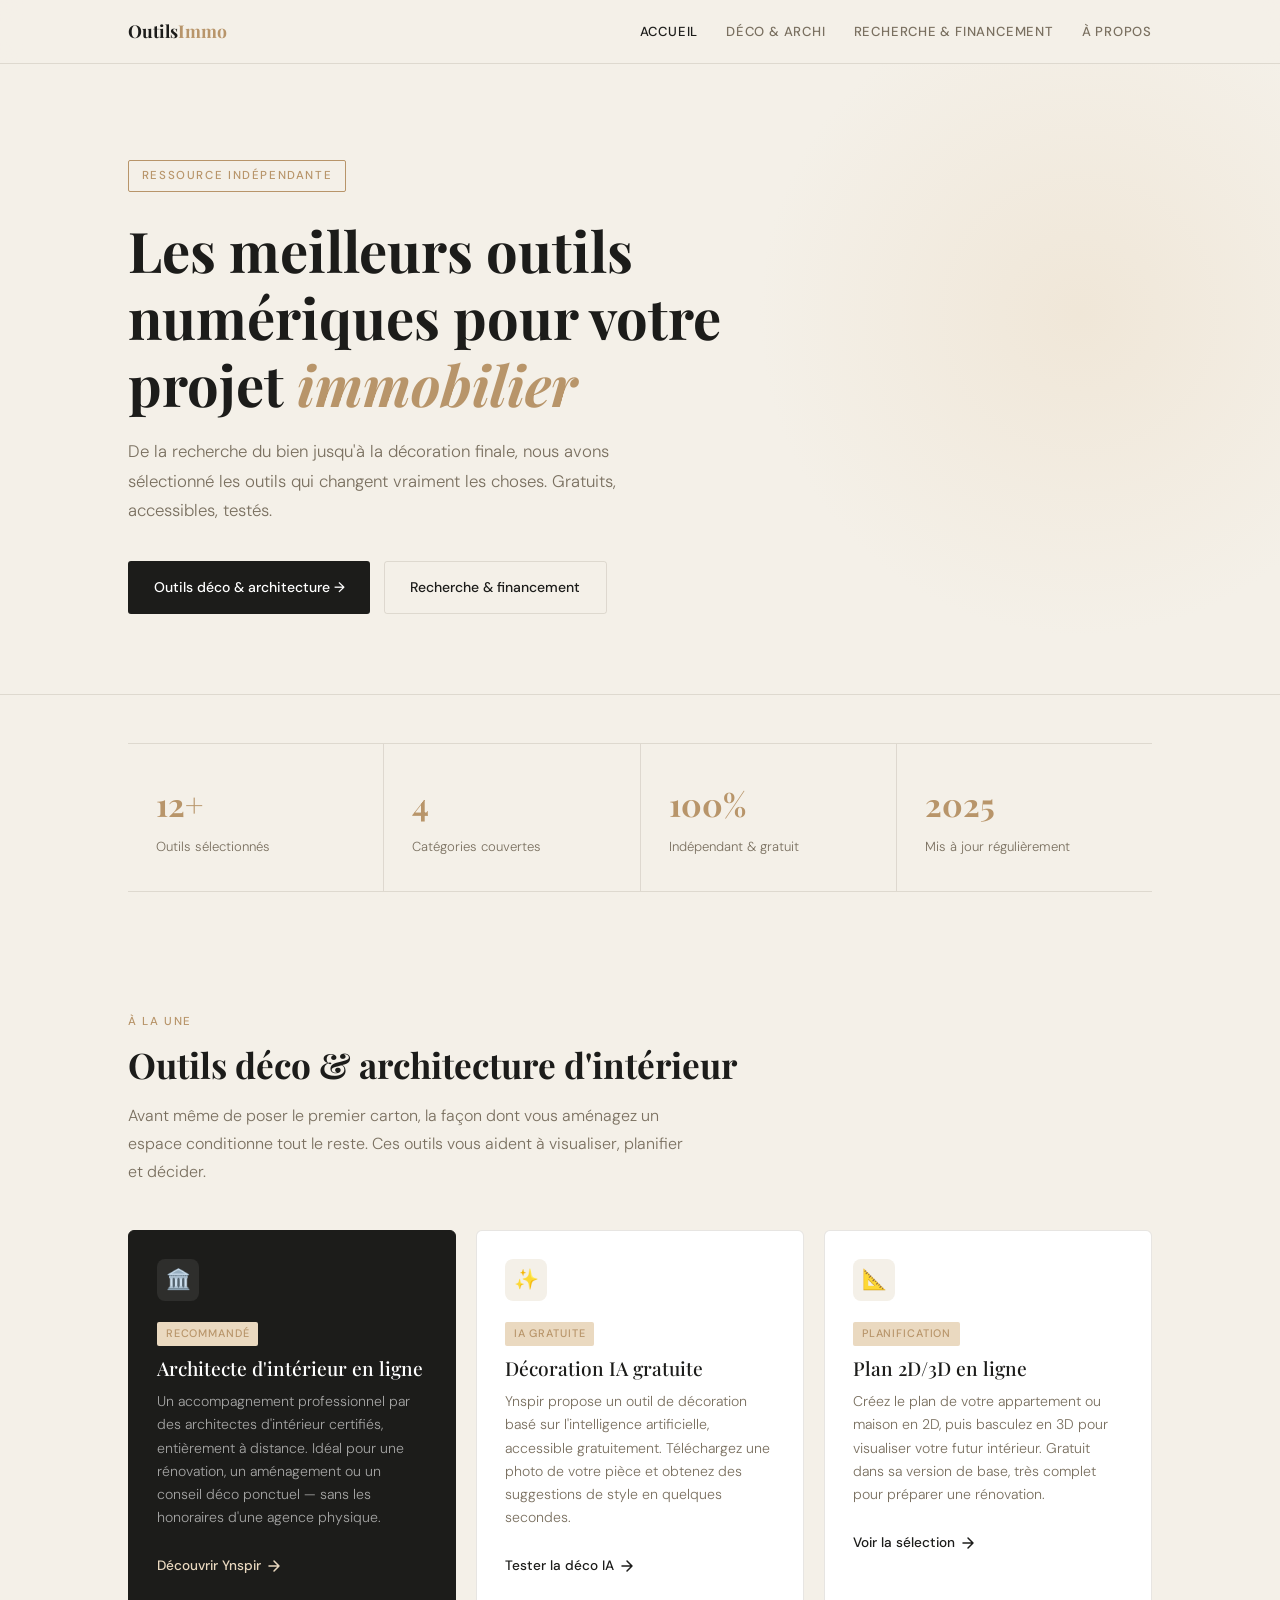
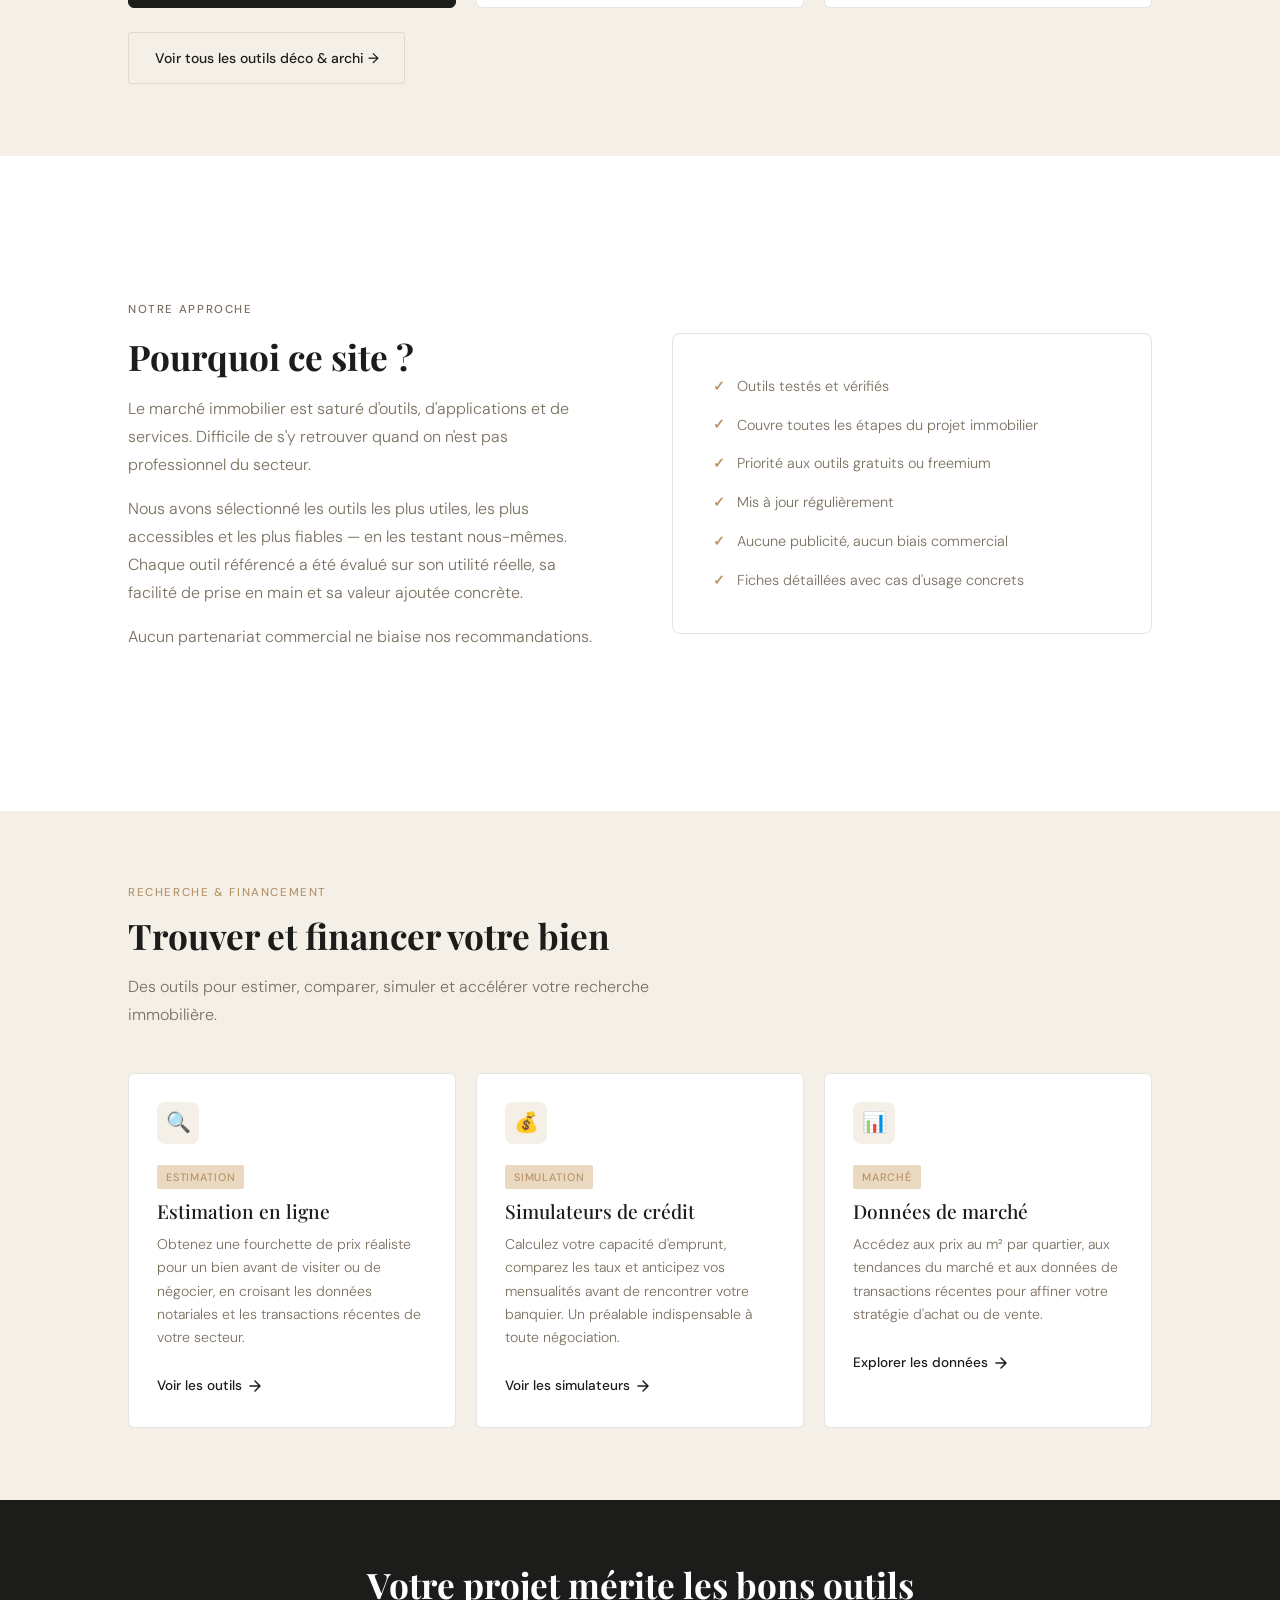
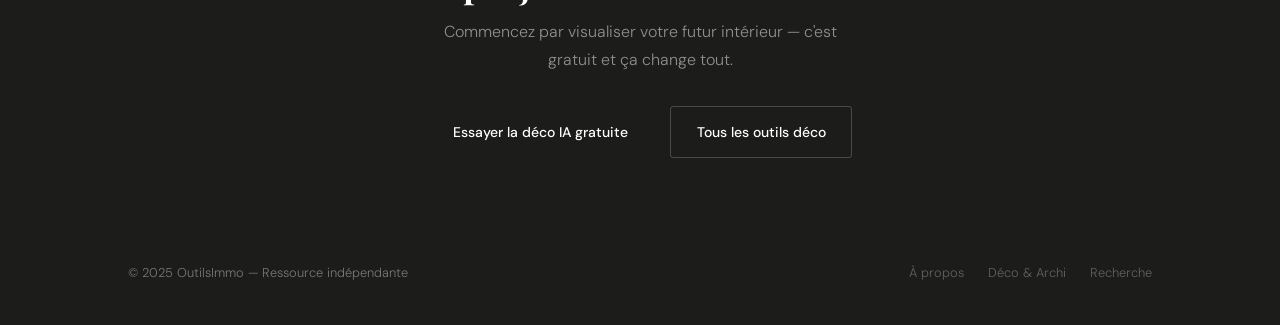
<file: index.html>
<!DOCTYPE html>
<html lang="fr">
<head>
  <meta charset="UTF-8">
  <meta name="viewport" content="width=device-width, initial-scale=1.0">
  <title>Outils Immobilier – Les meilleurs outils numériques pour votre projet immobilier</title>
  <meta name="description" content="Découvrez les meilleurs outils numériques pour votre projet immobilier : architecte d'intérieur en ligne, décoration IA, estimation, recherche de biens et plus encore.">
  <meta name="robots" content="index, follow">
  <link rel="canonical" href="https://USERNAME.github.io/outils-immobilier/">
  <link rel="stylesheet" href="css/style.css">
  <meta property="og:title" content="Outils Immobilier – Votre projet, accompagné par le numérique">
  <meta property="og:description" content="Les meilleurs outils numériques pour réussir votre projet immobilier.">
  <meta property="og:type" content="website">
  <script type="application/ld+json">
  {
    "@context": "https://schema.org",
    "@type": "WebSite",
    "name": "Outils Immobilier",
    "url": "https://USERNAME.github.io/outils-immobilier/",
    "description": "Sélection des meilleurs outils numériques pour accompagner votre projet immobilier.",
    "inLanguage": "fr"
  }
  </script>
</head>
<body>

<nav>
  <div class="nav-inner">
    <a href="index.html" class="nav-logo">Outils<span>Immo</span></a>
    <ul class="nav-links">
      <li><a href="index.html" class="active">Accueil</a></li>
      <li><a href="pages/decoration-architecture.html">Déco & Archi</a></li>
      <li><a href="pages/recherche-financement.html">Recherche & Financement</a></li>
      <li><a href="pages/a-propos.html">À propos</a></li>
    </ul>
  </div>
</nav>

<section class="hero">
  <div class="hero-glow"></div>
  <div class="container">
    <span class="eyebrow">Ressource indépendante</span>
    <h1>Les meilleurs outils numériques pour votre projet <em>immobilier</em></h1>
    <p class="lead">De la recherche du bien jusqu'à la décoration finale, nous avons sélectionné les outils qui changent vraiment les choses. Gratuits, accessibles, testés.</p>
    <div class="hero-cta">
      <a href="pages/decoration-architecture.html" class="btn btn-dark">Outils déco & architecture →</a>
      <a href="pages/recherche-financement.html" class="btn btn-outline">Recherche & financement</a>
    </div>
  </div>
</section>

<div class="container">
  <div class="stats-bar">
    <div class="stat"><div class="stat-num">12+</div><div class="stat-label">Outils sélectionnés</div></div>
    <div class="stat"><div class="stat-num">4</div><div class="stat-label">Catégories couvertes</div></div>
    <div class="stat"><div class="stat-num">100%</div><div class="stat-label">Indépendant & gratuit</div></div>
    <div class="stat"><div class="stat-num">2025</div><div class="stat-label">Mis à jour régulièrement</div></div>
  </div>
</div>

<section class="section">
  <div class="container">
    <p class="section-label">À la une</p>
    <h2 class="section-title">Outils déco & architecture d'intérieur</h2>
    <p class="section-intro">Avant même de poser le premier carton, la façon dont vous aménagez un espace conditionne tout le reste. Ces outils vous aident à visualiser, planifier et décider.</p>
    <div class="cards-grid">

      <div class="card card-featured">
        <div class="card-icon">🏛️</div>
        <span class="badge">Recommandé</span>
        <h3>Architecte d'intérieur en ligne</h3>
        <p>Un accompagnement professionnel par des architectes d'intérieur certifiés, entièrement à distance. Idéal pour une rénovation, un aménagement ou un conseil déco ponctuel — sans les honoraires d'une agence physique.</p>
        <a href="https://ynspir.com/architecte-interieur-en-ligne/" target="_blank" rel="noopener" class="card-link">
          Découvrir Ynspir <svg width="14" height="14" viewBox="0 0 14 14" fill="none"><path d="M2 7h10M7 2l5 5-5 5" stroke="currentColor" stroke-width="1.5" stroke-linecap="round" stroke-linejoin="round"/></svg>
        </a>
      </div>

      <div class="card">
        <div class="card-icon">✨</div>
        <span class="badge">IA gratuite</span>
        <h3>Décoration IA gratuite</h3>
        <p>Ynspir propose un outil de décoration basé sur l'intelligence artificielle, accessible gratuitement. Téléchargez une photo de votre pièce et obtenez des suggestions de style en quelques secondes.</p>
        <a href="https://ynspir.com/decoration-ia-gratuite/" target="_blank" rel="noopener" class="card-link">
          Tester la déco IA <svg width="14" height="14" viewBox="0 0 14 14" fill="none"><path d="M2 7h10M7 2l5 5-5 5" stroke="currentColor" stroke-width="1.5" stroke-linecap="round" stroke-linejoin="round"/></svg>
        </a>
      </div>

      <div class="card">
        <div class="card-icon">📐</div>
        <span class="badge">Planification</span>
        <h3>Plan 2D/3D en ligne</h3>
        <p>Créez le plan de votre appartement ou maison en 2D, puis basculez en 3D pour visualiser votre futur intérieur. Gratuit dans sa version de base, très complet pour préparer une rénovation.</p>
        <a href="pages/decoration-architecture.html" class="card-link">
          Voir la sélection <svg width="14" height="14" viewBox="0 0 14 14" fill="none"><path d="M2 7h10M7 2l5 5-5 5" stroke="currentColor" stroke-width="1.5" stroke-linecap="round" stroke-linejoin="round"/></svg>
        </a>
      </div>

    </div>
    <div style="margin-top:1.5rem;">
      <a href="pages/decoration-architecture.html" class="btn btn-outline">Voir tous les outils déco & archi →</a>
    </div>
  </div>
</section>

<section class="section section-alt">
  <div class="container">
    <div class="intro-block">
      <div>
        <p class="section-label">Notre approche</p>
        <h2 class="section-title">Pourquoi ce site ?</h2>
        <p>Le marché immobilier est saturé d'outils, d'applications et de services. Difficile de s'y retrouver quand on n'est pas professionnel du secteur.</p>
        <p>Nous avons sélectionné les outils les plus utiles, les plus accessibles et les plus fiables — en les testant nous-mêmes. Chaque outil référencé a été évalué sur son utilité réelle, sa facilité de prise en main et sa valeur ajoutée concrète.</p>
        <p>Aucun partenariat commercial ne biaise nos recommandations.</p>
      </div>
      <div class="intro-visual">
        <ul class="checklist">
          <li>Outils testés et vérifiés</li>
          <li>Couvre toutes les étapes du projet immobilier</li>
          <li>Priorité aux outils gratuits ou freemium</li>
          <li>Mis à jour régulièrement</li>
          <li>Aucune publicité, aucun biais commercial</li>
          <li>Fiches détaillées avec cas d'usage concrets</li>
        </ul>
      </div>
    </div>
  </div>
</section>

<section class="section">
  <div class="container">
    <p class="section-label">Recherche & Financement</p>
    <h2 class="section-title">Trouver et financer votre bien</h2>
    <p class="section-intro">Des outils pour estimer, comparer, simuler et accélérer votre recherche immobilière.</p>
    <div class="cards-grid">
      <div class="card">
        <div class="card-icon">🔍</div>
        <span class="badge">Estimation</span>
        <h3>Estimation en ligne</h3>
        <p>Obtenez une fourchette de prix réaliste pour un bien avant de visiter ou de négocier, en croisant les données notariales et les transactions récentes de votre secteur.</p>
        <a href="pages/recherche-financement.html" class="card-link">Voir les outils <svg width="14" height="14" viewBox="0 0 14 14" fill="none"><path d="M2 7h10M7 2l5 5-5 5" stroke="currentColor" stroke-width="1.5" stroke-linecap="round" stroke-linejoin="round"/></svg></a>
      </div>
      <div class="card">
        <div class="card-icon">💰</div>
        <span class="badge">Simulation</span>
        <h3>Simulateurs de crédit</h3>
        <p>Calculez votre capacité d'emprunt, comparez les taux et anticipez vos mensualités avant de rencontrer votre banquier. Un préalable indispensable à toute négociation.</p>
        <a href="pages/recherche-financement.html" class="card-link">Voir les simulateurs <svg width="14" height="14" viewBox="0 0 14 14" fill="none"><path d="M2 7h10M7 2l5 5-5 5" stroke="currentColor" stroke-width="1.5" stroke-linecap="round" stroke-linejoin="round"/></svg></a>
      </div>
      <div class="card">
        <div class="card-icon">📊</div>
        <span class="badge">Marché</span>
        <h3>Données de marché</h3>
        <p>Accédez aux prix au m² par quartier, aux tendances du marché et aux données de transactions récentes pour affiner votre stratégie d'achat ou de vente.</p>
        <a href="pages/recherche-financement.html" class="card-link">Explorer les données <svg width="14" height="14" viewBox="0 0 14 14" fill="none"><path d="M2 7h10M7 2l5 5-5 5" stroke="currentColor" stroke-width="1.5" stroke-linecap="round" stroke-linejoin="round"/></svg></a>
      </div>
    </div>
  </div>
</section>

<div class="cta-band">
  <div class="container">
    <h2>Votre projet mérite les bons outils</h2>
    <p>Commencez par visualiser votre futur intérieur — c'est gratuit et ça change tout.</p>
    <div style="display:flex;gap:1rem;justify-content:center;flex-wrap:wrap;">
      <a href="https://ynspir.com/decoration-ia-gratuite/" target="_blank" rel="noopener" class="btn btn-dark">Essayer la déco IA gratuite</a>
      <a href="pages/decoration-architecture.html" class="btn btn-outline" style="color:#fff;border-color:rgba(255,255,255,0.2);">Tous les outils déco</a>
    </div>
  </div>
</div>

<footer>
  <div class="container">
    <div class="footer-inner">
      <span>© 2025 OutilsImmo — Ressource indépendante</span>
      <div class="footer-links">
        <a href="pages/a-propos.html">À propos</a>
        <a href="pages/decoration-architecture.html">Déco & Archi</a>
        <a href="pages/recherche-financement.html">Recherche</a>
      </div>
    </div>
  </div>
</footer>

</body>
</html>
</file>
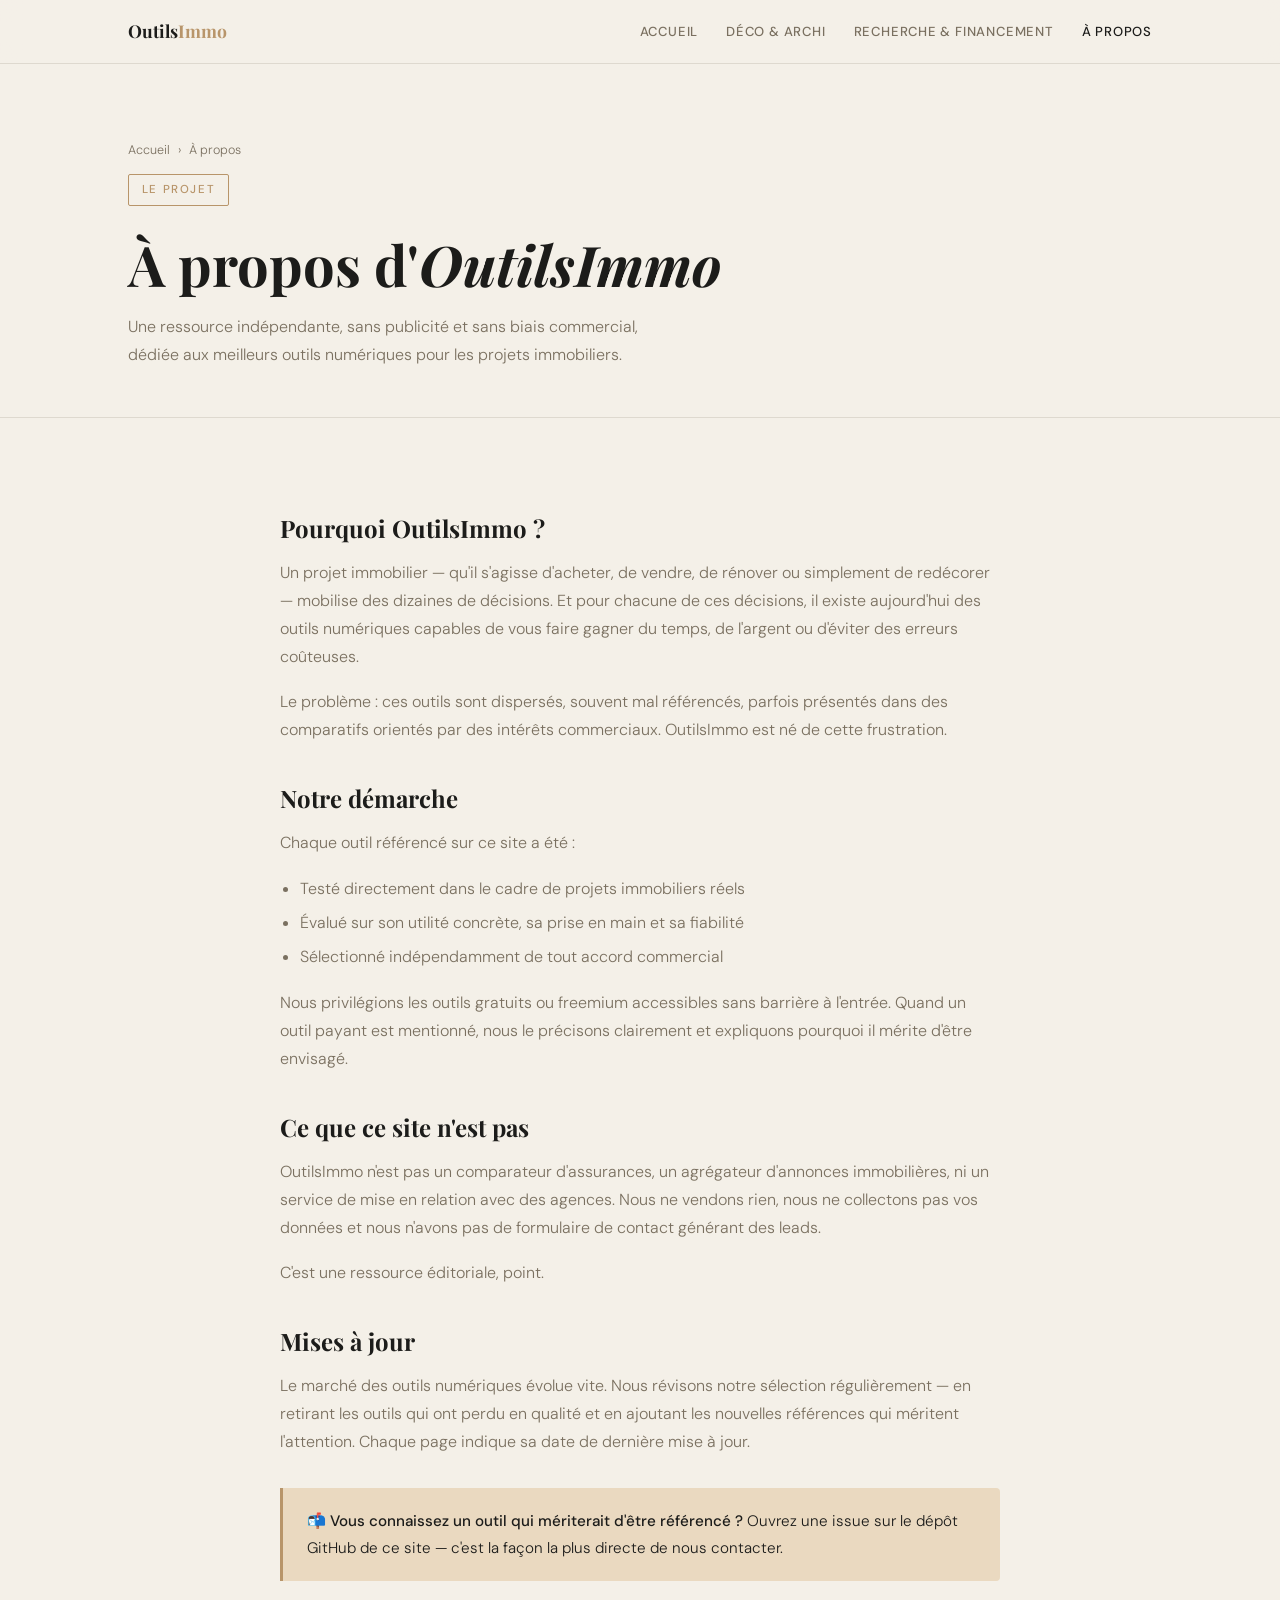
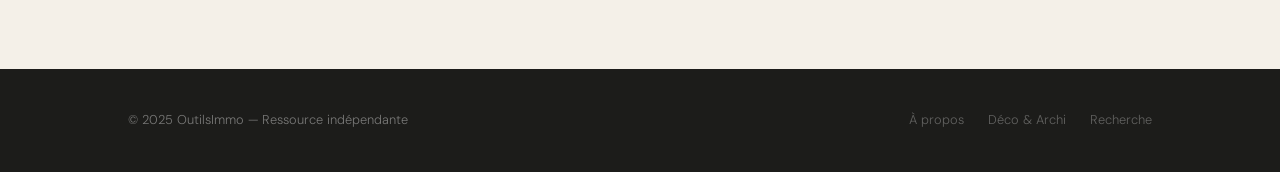
<file: pages/a-propos.html>
<!DOCTYPE html>
<html lang="fr">
<head>
  <meta charset="UTF-8">
  <meta name="viewport" content="width=device-width, initial-scale=1.0">
  <title>À propos – OutilsImmo, ressource indépendante sur les outils immobiliers</title>
  <meta name="description" content="OutilsImmo est une ressource indépendante dédiée aux meilleurs outils numériques pour les projets immobiliers en France.">
  <meta name="robots" content="index, follow">
  <link rel="canonical" href="https://USERNAME.github.io/outils-immobilier/pages/a-propos.html">
  <link rel="stylesheet" href="../css/style.css">
</head>
<body>

<nav>
  <div class="nav-inner">
    <a href="../index.html" class="nav-logo">Outils<span>Immo</span></a>
    <ul class="nav-links">
      <li><a href="../index.html">Accueil</a></li>
      <li><a href="decoration-architecture.html">Déco & Archi</a></li>
      <li><a href="recherche-financement.html">Recherche & Financement</a></li>
      <li><a href="a-propos.html" class="active">À propos</a></li>
    </ul>
  </div>
</nav>

<section class="page-hero">
  <div class="container">
    <div class="breadcrumb">
      <a href="../index.html">Accueil</a> <span>›</span> <span>À propos</span>
    </div>
    <span class="eyebrow">Le projet</span>
    <h1>À propos d'<em>OutilsImmo</em></h1>
    <p class="lead">Une ressource indépendante, sans publicité et sans biais commercial, dédiée aux meilleurs outils numériques pour les projets immobiliers.</p>
  </div>
</section>

<div class="container">
  <div class="article-body">

    <h2>Pourquoi OutilsImmo ?</h2>

    <p>Un projet immobilier — qu'il s'agisse d'acheter, de vendre, de rénover ou simplement de redécorer — mobilise des dizaines de décisions. Et pour chacune de ces décisions, il existe aujourd'hui des outils numériques capables de vous faire gagner du temps, de l'argent ou d'éviter des erreurs coûteuses.</p>

    <p>Le problème : ces outils sont dispersés, souvent mal référencés, parfois présentés dans des comparatifs orientés par des intérêts commerciaux. OutilsImmo est né de cette frustration.</p>

    <h2>Notre démarche</h2>

    <p>Chaque outil référencé sur ce site a été :</p>
    <ul>
      <li>Testé directement dans le cadre de projets immobiliers réels</li>
      <li>Évalué sur son utilité concrète, sa prise en main et sa fiabilité</li>
      <li>Sélectionné indépendamment de tout accord commercial</li>
    </ul>

    <p>Nous privilégions les outils gratuits ou freemium accessibles sans barrière à l'entrée. Quand un outil payant est mentionné, nous le précisons clairement et expliquons pourquoi il mérite d'être envisagé.</p>

    <h2>Ce que ce site n'est pas</h2>

    <p>OutilsImmo n'est pas un comparateur d'assurances, un agrégateur d'annonces immobilières, ni un service de mise en relation avec des agences. Nous ne vendons rien, nous ne collectons pas vos données et nous n'avons pas de formulaire de contact générant des leads.</p>

    <p>C'est une ressource éditoriale, point.</p>

    <h2>Mises à jour</h2>

    <p>Le marché des outils numériques évolue vite. Nous révisons notre sélection régulièrement — en retirant les outils qui ont perdu en qualité et en ajoutant les nouvelles références qui méritent l'attention. Chaque page indique sa date de dernière mise à jour.</p>

    <div class="highlight-box">
      <p>📬 <strong>Vous connaissez un outil qui mériterait d'être référencé ?</strong> Ouvrez une issue sur le dépôt GitHub de ce site — c'est la façon la plus directe de nous contacter.</p>
    </div>

  </div>
</div>

<footer>
  <div class="container">
    <div class="footer-inner">
      <span>© 2025 OutilsImmo — Ressource indépendante</span>
      <div class="footer-links">
        <a href="a-propos.html">À propos</a>
        <a href="decoration-architecture.html">Déco & Archi</a>
        <a href="recherche-financement.html">Recherche</a>
      </div>
    </div>
  </div>
</footer>

</body>
</html>
</file>
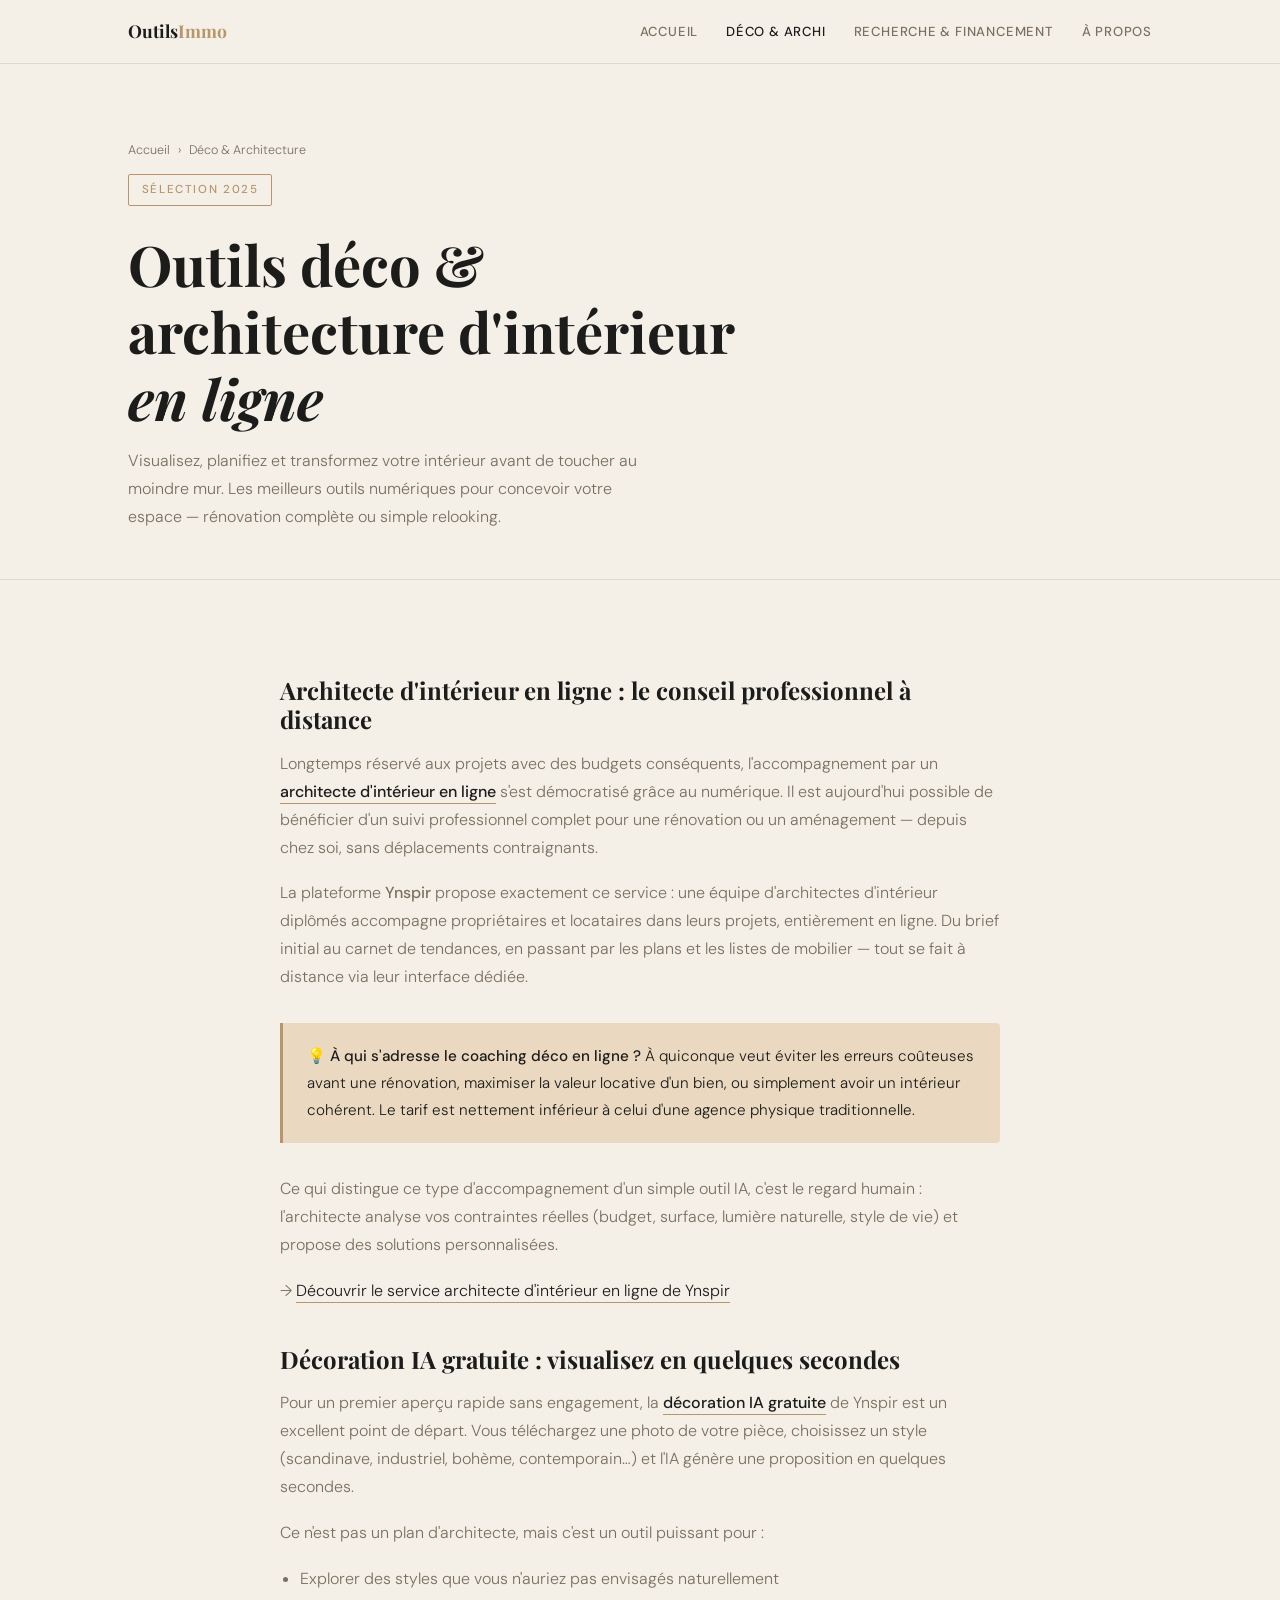
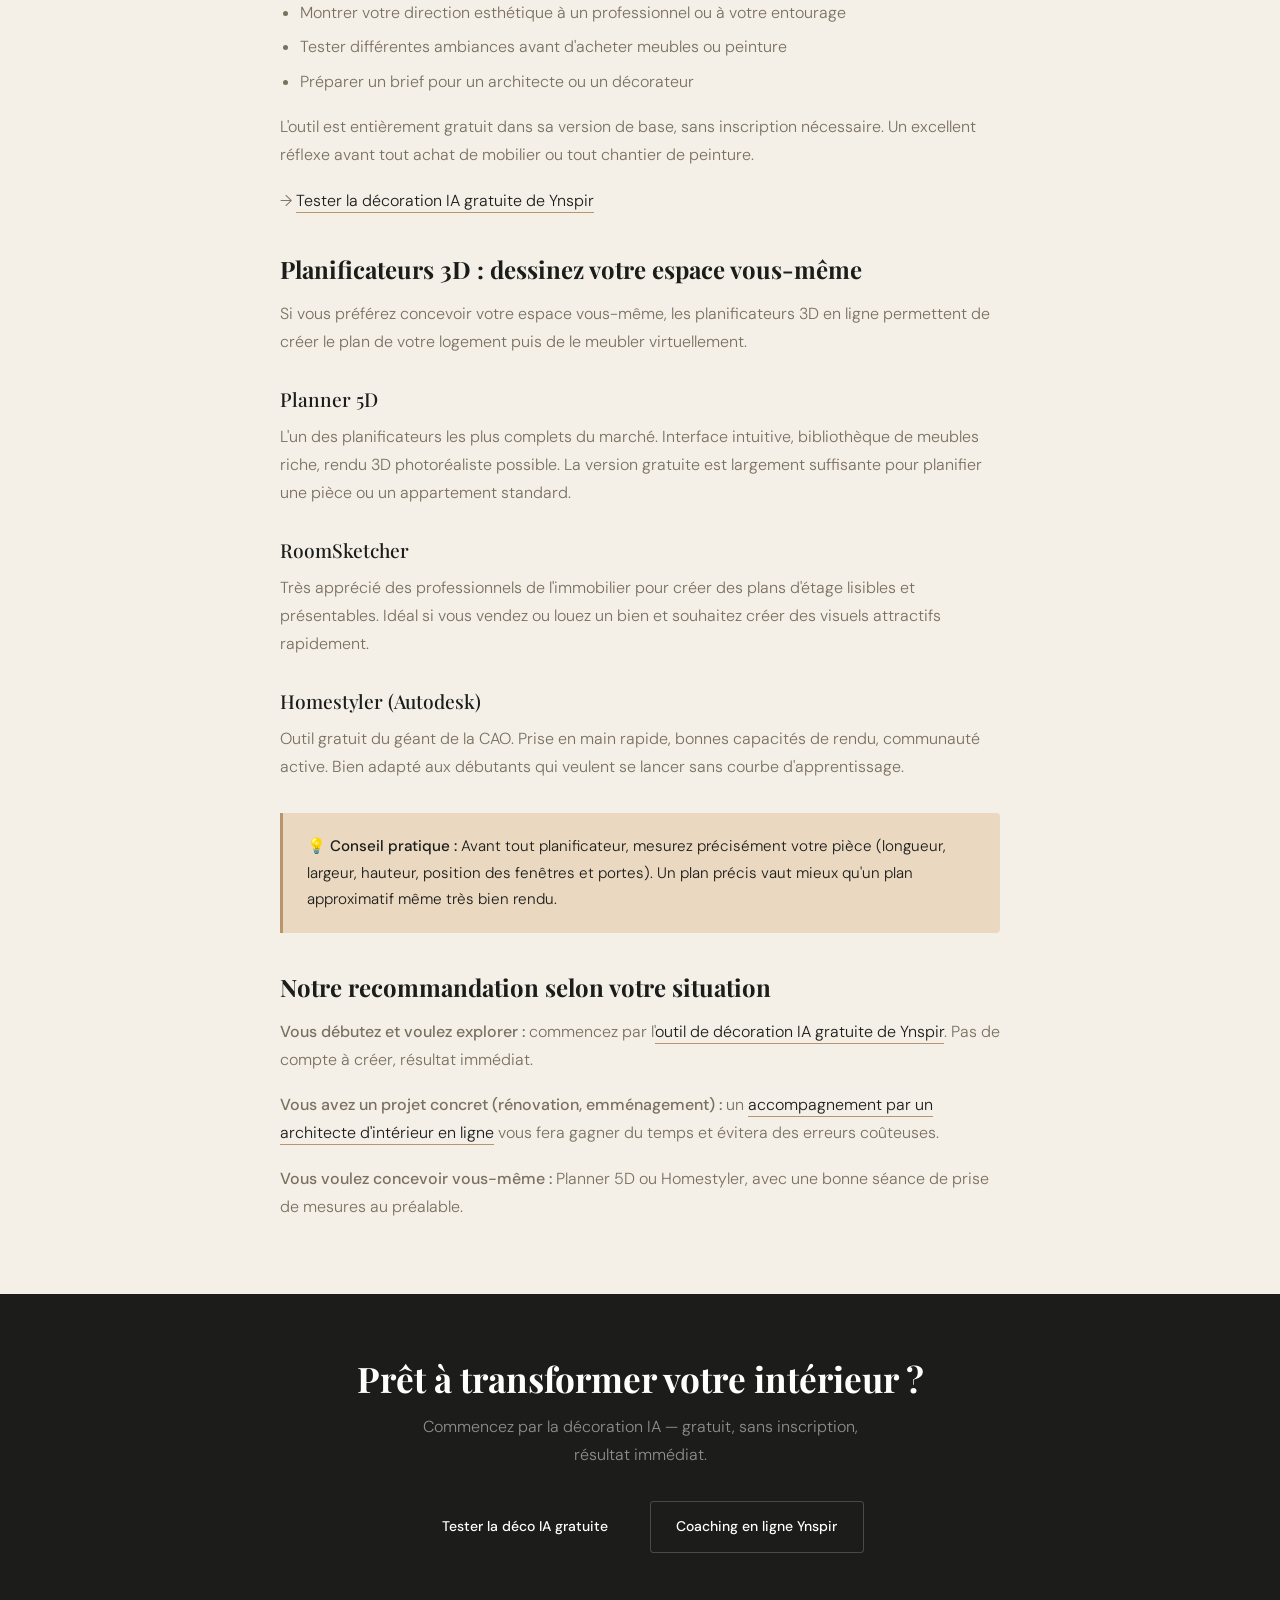
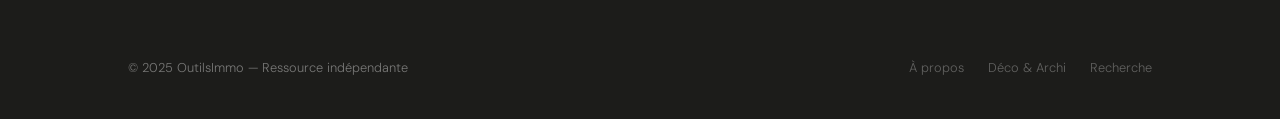
<file: pages/decoration-architecture.html>
<!DOCTYPE html>
<html lang="fr">
<head>
  <meta charset="UTF-8">
  <meta name="viewport" content="width=device-width, initial-scale=1.0">
  <title>Outils déco & architecture d'intérieur en ligne – Sélection 2025</title>
  <meta name="description" content="Les meilleurs outils numériques pour décorer votre intérieur : architecte d'intérieur en ligne, décoration IA gratuite, planificateur 3D et inspirations.">
  <meta name="robots" content="index, follow">
  <link rel="canonical" href="https://USERNAME.github.io/outils-immobilier/pages/decoration-architecture.html">
  <link rel="stylesheet" href="../css/style.css">
  <script type="application/ld+json">
  {
    "@context": "https://schema.org",
    "@type": "Article",
    "headline": "Outils déco & architecture d'intérieur en ligne",
    "description": "Les meilleurs outils numériques pour décorer et aménager votre intérieur.",
    "url": "https://USERNAME.github.io/outils-immobilier/pages/decoration-architecture.html",
    "inLanguage": "fr",
    "author": { "@type": "Organization", "name": "OutilsImmo" },
    "dateModified": "2025-06-01"
  }
  </script>
</head>
<body>

<nav>
  <div class="nav-inner">
    <a href="../index.html" class="nav-logo">Outils<span>Immo</span></a>
    <ul class="nav-links">
      <li><a href="../index.html">Accueil</a></li>
      <li><a href="decoration-architecture.html" class="active">Déco & Archi</a></li>
      <li><a href="recherche-financement.html">Recherche & Financement</a></li>
      <li><a href="a-propos.html">À propos</a></li>
    </ul>
  </div>
</nav>

<section class="page-hero">
  <div class="container">
    <div class="breadcrumb">
      <a href="../index.html">Accueil</a> <span>›</span> <span>Déco & Architecture</span>
    </div>
    <span class="eyebrow">Sélection 2025</span>
    <h1>Outils déco & architecture d'intérieur <em>en ligne</em></h1>
    <p class="lead">Visualisez, planifiez et transformez votre intérieur avant de toucher au moindre mur. Les meilleurs outils numériques pour concevoir votre espace — rénovation complète ou simple relooking.</p>
  </div>
</section>

<div class="container">
  <div class="article-body">

    <h2>Architecte d'intérieur en ligne : le conseil professionnel à distance</h2>

    <p>Longtemps réservé aux projets avec des budgets conséquents, l'accompagnement par un <a href="https://ynspir.com/architecte-interieur-en-ligne/" target="_blank" rel="noopener"><strong>architecte d'intérieur en ligne</strong></a> s'est démocratisé grâce au numérique. Il est aujourd'hui possible de bénéficier d'un suivi professionnel complet pour une rénovation ou un aménagement — depuis chez soi, sans déplacements contraignants.</p>

    <p>La plateforme <strong>Ynspir</strong> propose exactement ce service : une équipe d'architectes d'intérieur diplômés accompagne propriétaires et locataires dans leurs projets, entièrement en ligne. Du brief initial au carnet de tendances, en passant par les plans et les listes de mobilier — tout se fait à distance via leur interface dédiée.</p>

    <div class="highlight-box">
      <p>💡 <strong>À qui s'adresse le coaching déco en ligne ?</strong> À quiconque veut éviter les erreurs coûteuses avant une rénovation, maximiser la valeur locative d'un bien, ou simplement avoir un intérieur cohérent. Le tarif est nettement inférieur à celui d'une agence physique traditionnelle.</p>
    </div>

    <p>Ce qui distingue ce type d'accompagnement d'un simple outil IA, c'est le regard humain : l'architecte analyse vos contraintes réelles (budget, surface, lumière naturelle, style de vie) et propose des solutions personnalisées.</p>

    <p>→ <a href="https://ynspir.com/architecte-interieur-en-ligne/" target="_blank" rel="noopener">Découvrir le service architecte d'intérieur en ligne de Ynspir</a></p>

    <h2>Décoration IA gratuite : visualisez en quelques secondes</h2>

    <p>Pour un premier aperçu rapide sans engagement, la <a href="https://ynspir.com/decoration-ia-gratuite/" target="_blank" rel="noopener"><strong>décoration IA gratuite</strong></a> de Ynspir est un excellent point de départ. Vous téléchargez une photo de votre pièce, choisissez un style (scandinave, industriel, bohème, contemporain…) et l'IA génère une proposition en quelques secondes.</p>

    <p>Ce n'est pas un plan d'architecte, mais c'est un outil puissant pour :</p>
    <ul>
      <li>Explorer des styles que vous n'auriez pas envisagés naturellement</li>
      <li>Montrer votre direction esthétique à un professionnel ou à votre entourage</li>
      <li>Tester différentes ambiances avant d'acheter meubles ou peinture</li>
      <li>Préparer un brief pour un architecte ou un décorateur</li>
    </ul>

    <p>L'outil est entièrement gratuit dans sa version de base, sans inscription nécessaire. Un excellent réflexe avant tout achat de mobilier ou tout chantier de peinture.</p>

    <p>→ <a href="https://ynspir.com/decoration-ia-gratuite/" target="_blank" rel="noopener">Tester la décoration IA gratuite de Ynspir</a></p>

    <h2>Planificateurs 3D : dessinez votre espace vous-même</h2>

    <p>Si vous préférez concevoir votre espace vous-même, les planificateurs 3D en ligne permettent de créer le plan de votre logement puis de le meubler virtuellement.</p>

    <h3>Planner 5D</h3>
    <p>L'un des planificateurs les plus complets du marché. Interface intuitive, bibliothèque de meubles riche, rendu 3D photoréaliste possible. La version gratuite est largement suffisante pour planifier une pièce ou un appartement standard.</p>

    <h3>RoomSketcher</h3>
    <p>Très apprécié des professionnels de l'immobilier pour créer des plans d'étage lisibles et présentables. Idéal si vous vendez ou louez un bien et souhaitez créer des visuels attractifs rapidement.</p>

    <h3>Homestyler (Autodesk)</h3>
    <p>Outil gratuit du géant de la CAO. Prise en main rapide, bonnes capacités de rendu, communauté active. Bien adapté aux débutants qui veulent se lancer sans courbe d'apprentissage.</p>

    <div class="highlight-box">
      <p>💡 <strong>Conseil pratique :</strong> Avant tout planificateur, mesurez précisément votre pièce (longueur, largeur, hauteur, position des fenêtres et portes). Un plan précis vaut mieux qu'un plan approximatif même très bien rendu.</p>
    </div>

    <h2>Notre recommandation selon votre situation</h2>

    <p><strong>Vous débutez et voulez explorer :</strong> commencez par l'<a href="https://ynspir.com/decoration-ia-gratuite/" target="_blank" rel="noopener">outil de décoration IA gratuite de Ynspir</a>. Pas de compte à créer, résultat immédiat.</p>

    <p><strong>Vous avez un projet concret (rénovation, emménagement) :</strong> un <a href="https://ynspir.com/architecte-interieur-en-ligne/" target="_blank" rel="noopener">accompagnement par un architecte d'intérieur en ligne</a> vous fera gagner du temps et évitera des erreurs coûteuses.</p>

    <p><strong>Vous voulez concevoir vous-même :</strong> Planner 5D ou Homestyler, avec une bonne séance de prise de mesures au préalable.</p>

  </div>
</div>

<div class="cta-band">
  <div class="container">
    <h2>Prêt à transformer votre intérieur ?</h2>
    <p>Commencez par la décoration IA — gratuit, sans inscription, résultat immédiat.</p>
    <div style="display:flex;gap:1rem;justify-content:center;flex-wrap:wrap;">
      <a href="https://ynspir.com/decoration-ia-gratuite/" target="_blank" rel="noopener" class="btn btn-dark">Tester la déco IA gratuite</a>
      <a href="https://ynspir.com/architecte-interieur-en-ligne/" target="_blank" rel="noopener" class="btn btn-outline" style="color:#fff;border-color:rgba(255,255,255,0.2);">Coaching en ligne Ynspir</a>
    </div>
  </div>
</div>

<footer>
  <div class="container">
    <div class="footer-inner">
      <span>© 2025 OutilsImmo — Ressource indépendante</span>
      <div class="footer-links">
        <a href="a-propos.html">À propos</a>
        <a href="decoration-architecture.html">Déco & Archi</a>
        <a href="recherche-financement.html">Recherche</a>
      </div>
    </div>
  </div>
</footer>

</body>
</html>
</file>
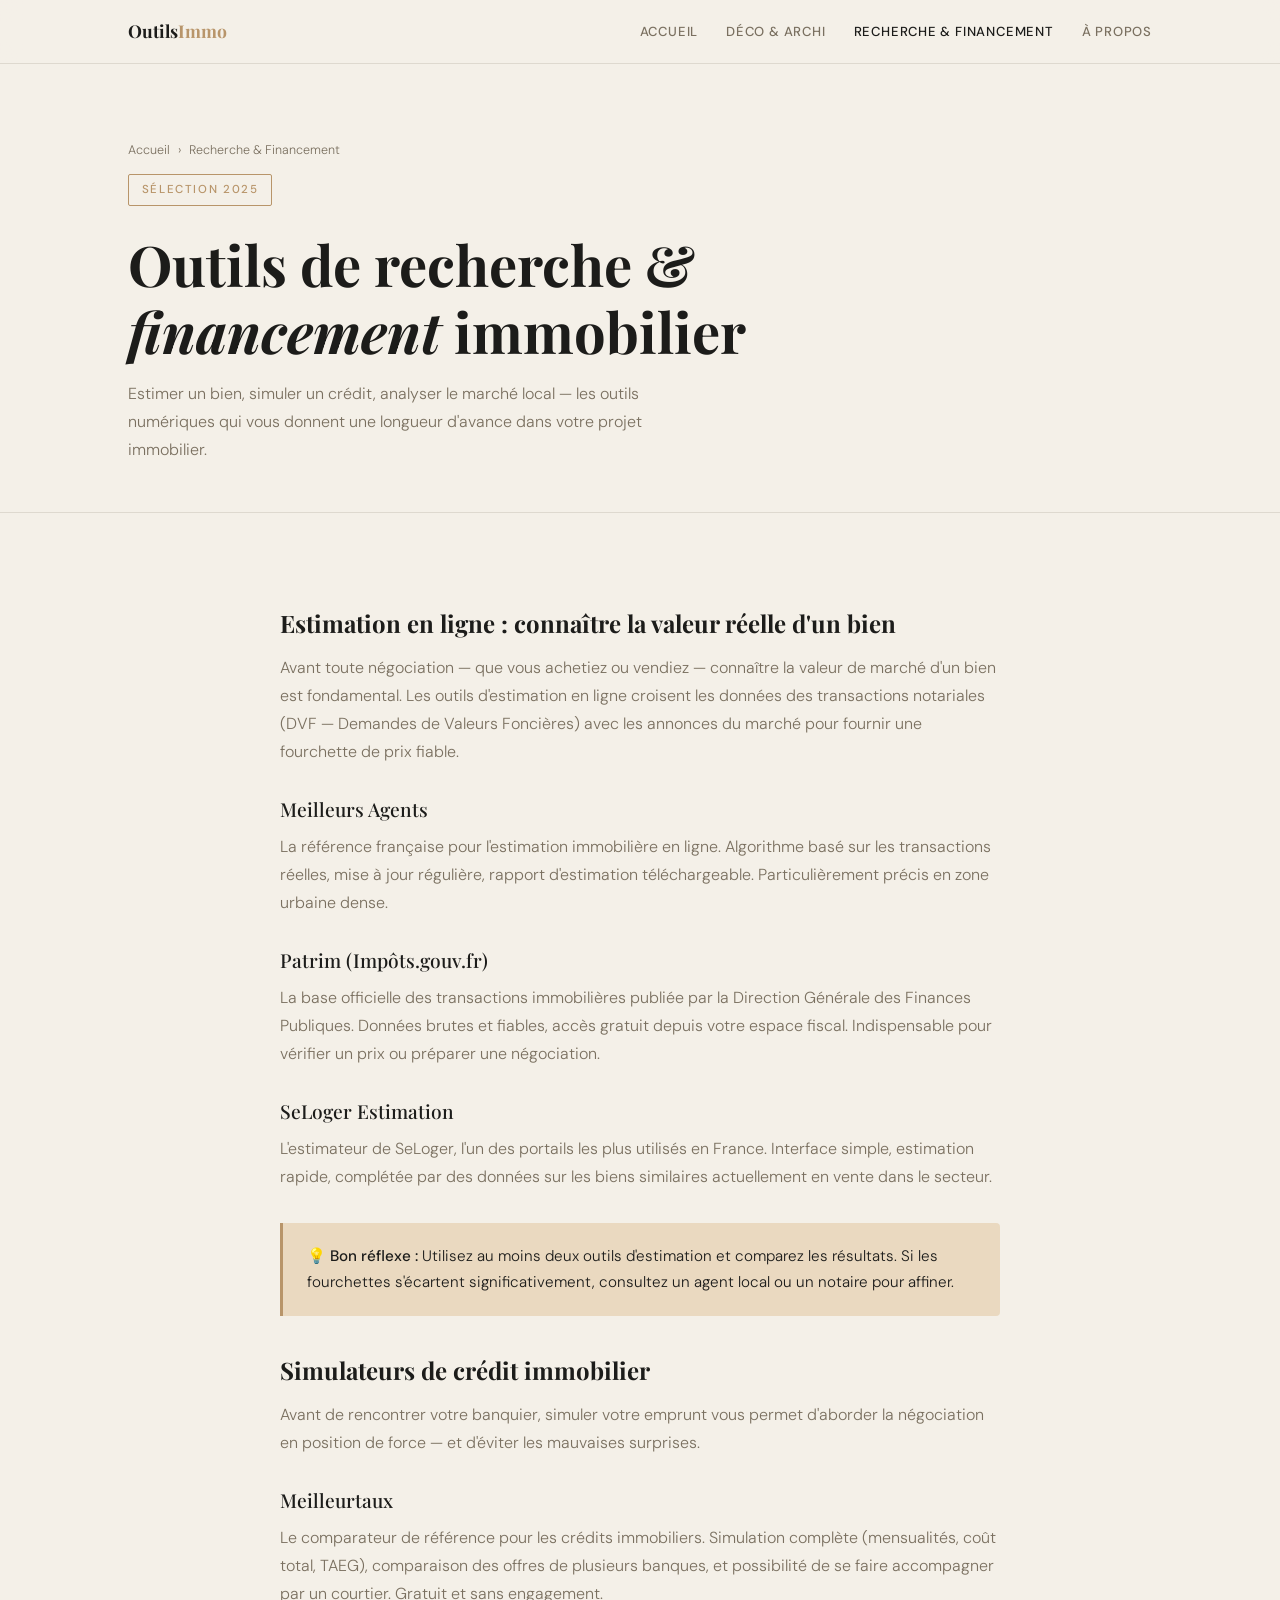
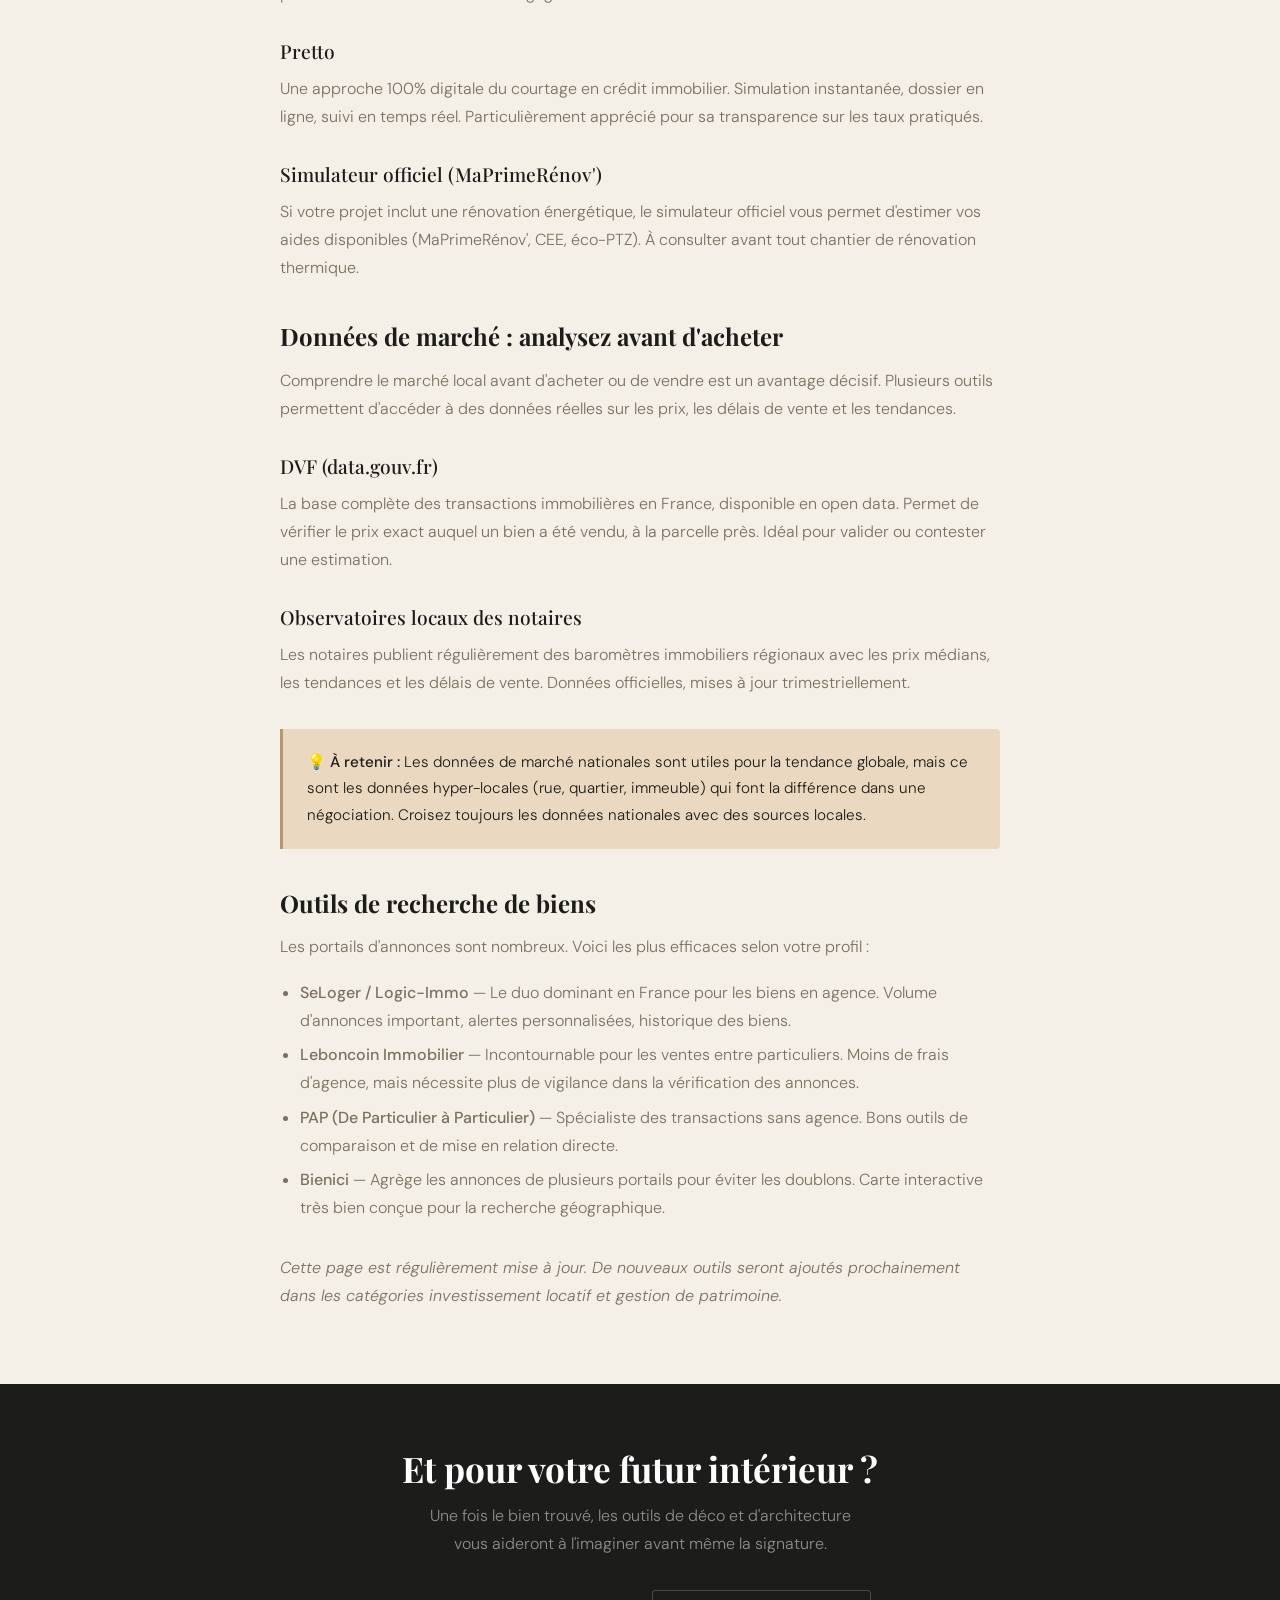
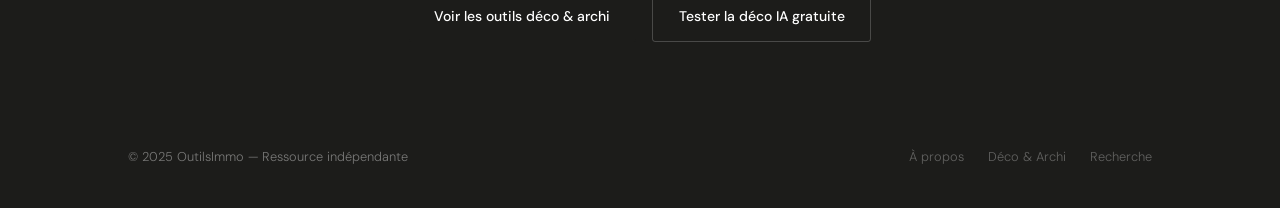
<file: pages/recherche-financement.html>
<!DOCTYPE html>
<html lang="fr">
<head>
  <meta charset="UTF-8">
  <meta name="viewport" content="width=device-width, initial-scale=1.0">
  <title>Outils de recherche & financement immobilier – Sélection 2025</title>
  <meta name="description" content="Les meilleurs outils pour trouver, estimer et financer votre bien immobilier : estimation en ligne, simulateurs de crédit, données de marché.">
  <meta name="robots" content="index, follow">
  <link rel="canonical" href="https://USERNAME.github.io/outils-immobilier/pages/recherche-financement.html">
  <link rel="stylesheet" href="../css/style.css">
  <script type="application/ld+json">
  {
    "@context": "https://schema.org",
    "@type": "Article",
    "headline": "Outils de recherche & financement immobilier",
    "description": "Les meilleurs outils pour trouver, estimer et financer votre bien immobilier.",
    "url": "https://USERNAME.github.io/outils-immobilier/pages/recherche-financement.html",
    "inLanguage": "fr",
    "author": { "@type": "Organization", "name": "OutilsImmo" },
    "dateModified": "2025-06-01"
  }
  </script>
</head>
<body>

<nav>
  <div class="nav-inner">
    <a href="../index.html" class="nav-logo">Outils<span>Immo</span></a>
    <ul class="nav-links">
      <li><a href="../index.html">Accueil</a></li>
      <li><a href="decoration-architecture.html">Déco & Archi</a></li>
      <li><a href="recherche-financement.html" class="active">Recherche & Financement</a></li>
      <li><a href="a-propos.html">À propos</a></li>
    </ul>
  </div>
</nav>

<section class="page-hero">
  <div class="container">
    <div class="breadcrumb">
      <a href="../index.html">Accueil</a> <span>›</span> <span>Recherche & Financement</span>
    </div>
    <span class="eyebrow">Sélection 2025</span>
    <h1>Outils de recherche & <em>financement</em> immobilier</h1>
    <p class="lead">Estimer un bien, simuler un crédit, analyser le marché local — les outils numériques qui vous donnent une longueur d'avance dans votre projet immobilier.</p>
  </div>
</section>

<div class="container">
  <div class="article-body">

    <h2>Estimation en ligne : connaître la valeur réelle d'un bien</h2>

    <p>Avant toute négociation — que vous achetiez ou vendiez — connaître la valeur de marché d'un bien est fondamental. Les outils d'estimation en ligne croisent les données des transactions notariales (DVF — Demandes de Valeurs Foncières) avec les annonces du marché pour fournir une fourchette de prix fiable.</p>

    <h3>Meilleurs Agents</h3>
    <p>La référence française pour l'estimation immobilière en ligne. Algorithme basé sur les transactions réelles, mise à jour régulière, rapport d'estimation téléchargeable. Particulièrement précis en zone urbaine dense.</p>

    <h3>Patrim (Impôts.gouv.fr)</h3>
    <p>La base officielle des transactions immobilières publiée par la Direction Générale des Finances Publiques. Données brutes et fiables, accès gratuit depuis votre espace fiscal. Indispensable pour vérifier un prix ou préparer une négociation.</p>

    <h3>SeLoger Estimation</h3>
    <p>L'estimateur de SeLoger, l'un des portails les plus utilisés en France. Interface simple, estimation rapide, complétée par des données sur les biens similaires actuellement en vente dans le secteur.</p>

    <div class="highlight-box">
      <p>💡 <strong>Bon réflexe :</strong> Utilisez au moins deux outils d'estimation et comparez les résultats. Si les fourchettes s'écartent significativement, consultez un agent local ou un notaire pour affiner.</p>
    </div>

    <h2>Simulateurs de crédit immobilier</h2>

    <p>Avant de rencontrer votre banquier, simuler votre emprunt vous permet d'aborder la négociation en position de force — et d'éviter les mauvaises surprises.</p>

    <h3>Meilleurtaux</h3>
    <p>Le comparateur de référence pour les crédits immobiliers. Simulation complète (mensualités, coût total, TAEG), comparaison des offres de plusieurs banques, et possibilité de se faire accompagner par un courtier. Gratuit et sans engagement.</p>

    <h3>Pretto</h3>
    <p>Une approche 100% digitale du courtage en crédit immobilier. Simulation instantanée, dossier en ligne, suivi en temps réel. Particulièrement apprécié pour sa transparence sur les taux pratiqués.</p>

    <h3>Simulateur officiel (MaPrimeRénov')</h3>
    <p>Si votre projet inclut une rénovation énergétique, le simulateur officiel vous permet d'estimer vos aides disponibles (MaPrimeRénov', CEE, éco-PTZ). À consulter avant tout chantier de rénovation thermique.</p>

    <h2>Données de marché : analysez avant d'acheter</h2>

    <p>Comprendre le marché local avant d'acheter ou de vendre est un avantage décisif. Plusieurs outils permettent d'accéder à des données réelles sur les prix, les délais de vente et les tendances.</p>

    <h3>DVF (data.gouv.fr)</h3>
    <p>La base complète des transactions immobilières en France, disponible en open data. Permet de vérifier le prix exact auquel un bien a été vendu, à la parcelle près. Idéal pour valider ou contester une estimation.</p>

    <h3>Observatoires locaux des notaires</h3>
    <p>Les notaires publient régulièrement des baromètres immobiliers régionaux avec les prix médians, les tendances et les délais de vente. Données officielles, mises à jour trimestriellement.</p>

    <div class="highlight-box">
      <p>💡 <strong>À retenir :</strong> Les données de marché nationales sont utiles pour la tendance globale, mais ce sont les données hyper-locales (rue, quartier, immeuble) qui font la différence dans une négociation. Croisez toujours les données nationales avec des sources locales.</p>
    </div>

    <h2>Outils de recherche de biens</h2>

    <p>Les portails d'annonces sont nombreux. Voici les plus efficaces selon votre profil :</p>
    <ul>
      <li><strong>SeLoger / Logic-Immo</strong> — Le duo dominant en France pour les biens en agence. Volume d'annonces important, alertes personnalisées, historique des biens.</li>
      <li><strong>Leboncoin Immobilier</strong> — Incontournable pour les ventes entre particuliers. Moins de frais d'agence, mais nécessite plus de vigilance dans la vérification des annonces.</li>
      <li><strong>PAP (De Particulier à Particulier)</strong> — Spécialiste des transactions sans agence. Bons outils de comparaison et de mise en relation directe.</li>
      <li><strong>Bienici</strong> — Agrège les annonces de plusieurs portails pour éviter les doublons. Carte interactive très bien conçue pour la recherche géographique.</li>
    </ul>

    <p style="margin-top:2rem;"><em>Cette page est régulièrement mise à jour. De nouveaux outils seront ajoutés prochainement dans les catégories investissement locatif et gestion de patrimoine.</em></p>

  </div>
</div>

<div class="cta-band">
  <div class="container">
    <h2>Et pour votre futur intérieur ?</h2>
    <p>Une fois le bien trouvé, les outils de déco et d'architecture vous aideront à l'imaginer avant même la signature.</p>
    <div style="display:flex;gap:1rem;justify-content:center;flex-wrap:wrap;">
      <a href="decoration-architecture.html" class="btn btn-dark">Voir les outils déco & archi</a>
      <a href="https://ynspir.com/decoration-ia-gratuite/" target="_blank" rel="noopener" class="btn btn-outline" style="color:#fff;border-color:rgba(255,255,255,0.2);">Tester la déco IA gratuite</a>
    </div>
  </div>
</div>

<footer>
  <div class="container">
    <div class="footer-inner">
      <span>© 2025 OutilsImmo — Ressource indépendante</span>
      <div class="footer-links">
        <a href="a-propos.html">À propos</a>
        <a href="decoration-architecture.html">Déco & Archi</a>
        <a href="recherche-financement.html">Recherche</a>
      </div>
    </div>
  </div>
</footer>

</body>
</html>
</file>
<file: css/style.css>
@import url('https://fonts.googleapis.com/css2?family=Playfair+Display:ital,wght@0,500;0,700;1,500&family=DM+Sans:wght@300;400;500&display=swap');

:root {
  --cream: #F4F0E8;
  --dark: #1C1C1A;
  --stone: #7A7060;
  --accent: #B8956A;
  --accent-light: #EAD9C0;
  --white: #FFFFFF;
  --border: rgba(122,112,96,0.18);
  --font-display: 'Playfair Display', Georgia, serif;
  --font-body: 'DM Sans', sans-serif;
  --t: 0.28s cubic-bezier(0.4,0,0.2,1);
}

*, *::before, *::after { box-sizing: border-box; margin: 0; padding: 0; }
html { scroll-behavior: smooth; }
body {
  font-family: var(--font-body);
  background: var(--cream);
  color: var(--dark);
  font-size: 16px;
  line-height: 1.75;
  font-weight: 300;
}

h1, h2, h3, h4 { font-family: var(--font-display); line-height: 1.2; font-weight: 700; }
h1 { font-size: clamp(2rem, 5vw, 3.5rem); }
h2 { font-size: clamp(1.5rem, 3vw, 2.2rem); }
h3 { font-size: 1.2rem; font-weight: 500; }
a { color: inherit; text-decoration: none; }
strong { font-weight: 500; }

.container { max-width: 1080px; margin: 0 auto; padding: 0 1.75rem; }

/* NAV */
nav {
  position: sticky; top: 0; z-index: 100;
  background: rgba(244,240,232,0.94);
  backdrop-filter: blur(12px);
  border-bottom: 1px solid var(--border);
}
.nav-inner {
  display: flex; align-items: center; justify-content: space-between;
  padding: 1rem 1.75rem; max-width: 1080px; margin: 0 auto;
}
.nav-logo { font-family: var(--font-display); font-size: 1.1rem; font-weight: 700; }
.nav-logo span { color: var(--accent); }
.nav-links { display: flex; gap: 1.75rem; list-style: none; align-items: center; }
.nav-links a {
  font-size: 0.82rem; font-weight: 500;
  letter-spacing: 0.06em; text-transform: uppercase;
  color: var(--stone); transition: color var(--t);
}
.nav-links a:hover, .nav-links a.active { color: var(--dark); }

/* HERO */
.hero { padding: 6rem 0 5rem; border-bottom: 1px solid var(--border); position: relative; overflow: hidden; }
.hero-glow {
  position: absolute; top: -100px; right: -150px;
  width: 700px; height: 700px;
  background: radial-gradient(circle at center, var(--accent-light), transparent 65%);
  opacity: 0.4; pointer-events: none;
}
.eyebrow {
  display: inline-block;
  font-size: 0.72rem; font-weight: 500; letter-spacing: 0.14em;
  text-transform: uppercase; color: var(--accent);
  border: 1px solid var(--accent); border-radius: 2px;
  padding: 0.3rem 0.8rem; margin-bottom: 1.5rem;
}
.hero h1 { max-width: 680px; margin-bottom: 1.25rem; }
.hero h1 em { font-style: italic; color: var(--accent); }
.hero .lead { font-size: 1.05rem; max-width: 540px; color: var(--stone); margin-bottom: 2.25rem; }
.hero-cta { display: flex; gap: 0.85rem; flex-wrap: wrap; }

/* BUTTONS */
.btn {
  display: inline-flex; align-items: center; gap: 0.45rem;
  padding: 0.8rem 1.6rem;
  font-family: var(--font-body); font-size: 0.875rem; font-weight: 500;
  border-radius: 3px; cursor: pointer; transition: all var(--t);
  border: none; text-decoration: none;
}
.btn-dark { background: var(--dark); color: var(--white); }
.btn-dark:hover { background: var(--accent); color: var(--dark); }
.btn-outline { background: transparent; color: var(--dark); border: 1px solid var(--border); }
.btn-outline:hover { border-color: var(--stone); }

/* SECTIONS */
.section { padding: 4.5rem 0; }
.section-alt { background: var(--white); }
.section-label {
  font-size: 0.72rem; font-weight: 500; letter-spacing: 0.14em;
  text-transform: uppercase; color: var(--accent); margin-bottom: 0.75rem;
}
.section-title { margin-bottom: 1rem; }
.section-intro { color: var(--stone); max-width: 560px; margin-bottom: 2.75rem; }

/* CARDS */
.cards-grid { display: grid; grid-template-columns: repeat(auto-fill, minmax(290px, 1fr)); gap: 1.25rem; }
.card {
  background: var(--white); border: 1px solid var(--border);
  border-radius: 6px; padding: 1.75rem;
  transition: all var(--t); position: relative;
}
.card::before {
  content: ''; position: absolute; bottom: 0; left: 0; right: 0; height: 2px;
  background: var(--accent); transform: scaleX(0); transform-origin: left;
  transition: transform var(--t); border-radius: 0 0 6px 6px;
}
.card:hover { box-shadow: 0 6px 24px rgba(0,0,0,0.07); transform: translateY(-3px); }
.card:hover::before { transform: scaleX(1); }
.card-icon {
  width: 42px; height: 42px; border-radius: 8px;
  background: var(--cream); display: flex; align-items: center;
  justify-content: center; font-size: 1.25rem; margin-bottom: 1.1rem;
}
.badge {
  display: inline-block; font-size: 0.68rem; font-weight: 500;
  letter-spacing: 0.08em; text-transform: uppercase;
  color: var(--accent); background: var(--accent-light);
  border-radius: 2px; padding: 0.18rem 0.55rem; margin-bottom: 0.65rem;
}
.card h3 { margin-bottom: 0.65rem; }
.card p { color: var(--stone); font-size: 0.88rem; margin-bottom: 1.35rem; line-height: 1.65; }
.card-link {
  font-size: 0.85rem; font-weight: 500;
  display: inline-flex; align-items: center; gap: 0.35rem;
  color: var(--dark); transition: color var(--t);
}
.card-link:hover { color: var(--accent); }
.card-link svg { transition: transform var(--t); }
.card-link:hover svg { transform: translateX(3px); }
.card-featured { background: var(--dark); color: var(--white); border-color: var(--dark); }
.card-featured p { color: rgba(255,255,255,0.6); }
.card-featured .card-link { color: var(--accent-light); }
.card-featured .card-link:hover { color: var(--accent); }
.card-featured .card-icon { background: rgba(255,255,255,0.08); }

/* STATS */
.stats-bar { display: flex; flex-wrap: wrap; border-top: 1px solid var(--border); border-bottom: 1px solid var(--border); margin: 3rem 0; }
.stat { flex: 1; min-width: 160px; padding: 2rem 1.75rem; border-right: 1px solid var(--border); }
.stat:last-child { border-right: none; }
.stat-num { font-family: var(--font-display); font-size: 2rem; font-weight: 700; color: var(--accent); margin-bottom: 0.25rem; }
.stat-label { font-size: 0.82rem; color: var(--stone); }

/* INTRO BLOCK */
.intro-block { display: grid; grid-template-columns: 1fr 1fr; gap: 4rem; align-items: center; padding: 4.5rem 0; }
.intro-block p { color: var(--stone); margin-bottom: 1rem; }
.intro-visual { background: var(--white); border: 1px solid var(--border); border-radius: 8px; padding: 2.5rem; position: relative; }
.intro-visual::after {
  content: ''; position: absolute; top: 12px; left: 12px; right: -12px; bottom: -12px;
  border: 1px solid var(--border); border-radius: 8px; z-index: -1;
}
.checklist { list-style: none; display: flex; flex-direction: column; gap: 0.85rem; }
.checklist li { display: flex; align-items: flex-start; gap: 0.75rem; font-size: 0.9rem; color: var(--stone); }
.checklist li::before { content: '✓'; color: var(--accent); font-weight: 700; font-size: 0.85rem; margin-top: 0.05rem; flex-shrink: 0; }

/* CTA BAND */
.cta-band { background: var(--dark); color: var(--white); padding: 4rem 0; text-align: center; }
.cta-band h2 { margin-bottom: 0.75rem; }
.cta-band p { color: rgba(255,255,255,0.5); margin-bottom: 2rem; max-width: 440px; margin-left: auto; margin-right: auto; }

/* FOOTER */
footer { background: var(--dark); color: rgba(255,255,255,0.4); padding: 2.5rem 0; font-size: 0.8rem; }
.footer-inner { display: flex; justify-content: space-between; align-items: center; flex-wrap: wrap; gap: 1rem; }
.footer-links { display: flex; gap: 1.5rem; }
.footer-links a { color: rgba(255,255,255,0.3); transition: color var(--t); }
.footer-links a:hover { color: var(--accent); }

/* PAGE HERO */
.page-hero { padding: 4rem 0 3rem; border-bottom: 1px solid var(--border); }
.page-hero h1 { max-width: 640px; margin-bottom: 1rem; }
.page-hero .lead { color: var(--stone); max-width: 520px; }

/* ARTICLE BODY */
.article-body { max-width: 720px; margin: 0 auto; padding: 3.5rem 0; }
.article-body h2 { margin: 2.5rem 0 1rem; font-size: 1.5rem; }
.article-body h3 { margin: 2rem 0 0.75rem; }
.article-body p { color: var(--stone); margin-bottom: 1.1rem; }
.article-body a { color: var(--dark); border-bottom: 1px solid var(--accent); padding-bottom: 1px; transition: color var(--t); }
.article-body a:hover { color: var(--accent); }
.article-body ul { color: var(--stone); padding-left: 1.25rem; margin-bottom: 1.1rem; }
.article-body ul li { margin-bottom: 0.4rem; }

.breadcrumb { font-size: 0.78rem; color: var(--stone); display: flex; align-items: center; gap: 0.5rem; padding: 0.75rem 0; }
.breadcrumb a { color: var(--stone); }
.breadcrumb a:hover { color: var(--dark); }

.highlight-box { background: var(--accent-light); border-left: 3px solid var(--accent); border-radius: 0 4px 4px 0; padding: 1.25rem 1.5rem; margin: 2rem 0; }
.highlight-box p { color: var(--dark) !important; margin: 0; font-size: 0.95rem; }

/* RESPONSIVE */
@media (max-width: 768px) {
  .intro-block { grid-template-columns: 1fr; gap: 2.5rem; }
  .intro-visual::after { display: none; }
  .nav-links { gap: 1rem; }
  .stats-bar { flex-direction: column; }
  .stat { border-right: none; border-bottom: 1px solid var(--border); padding: 1.5rem; }
  .footer-inner { flex-direction: column; text-align: center; }
  .hero-glow { display: none; }
}
</file>
